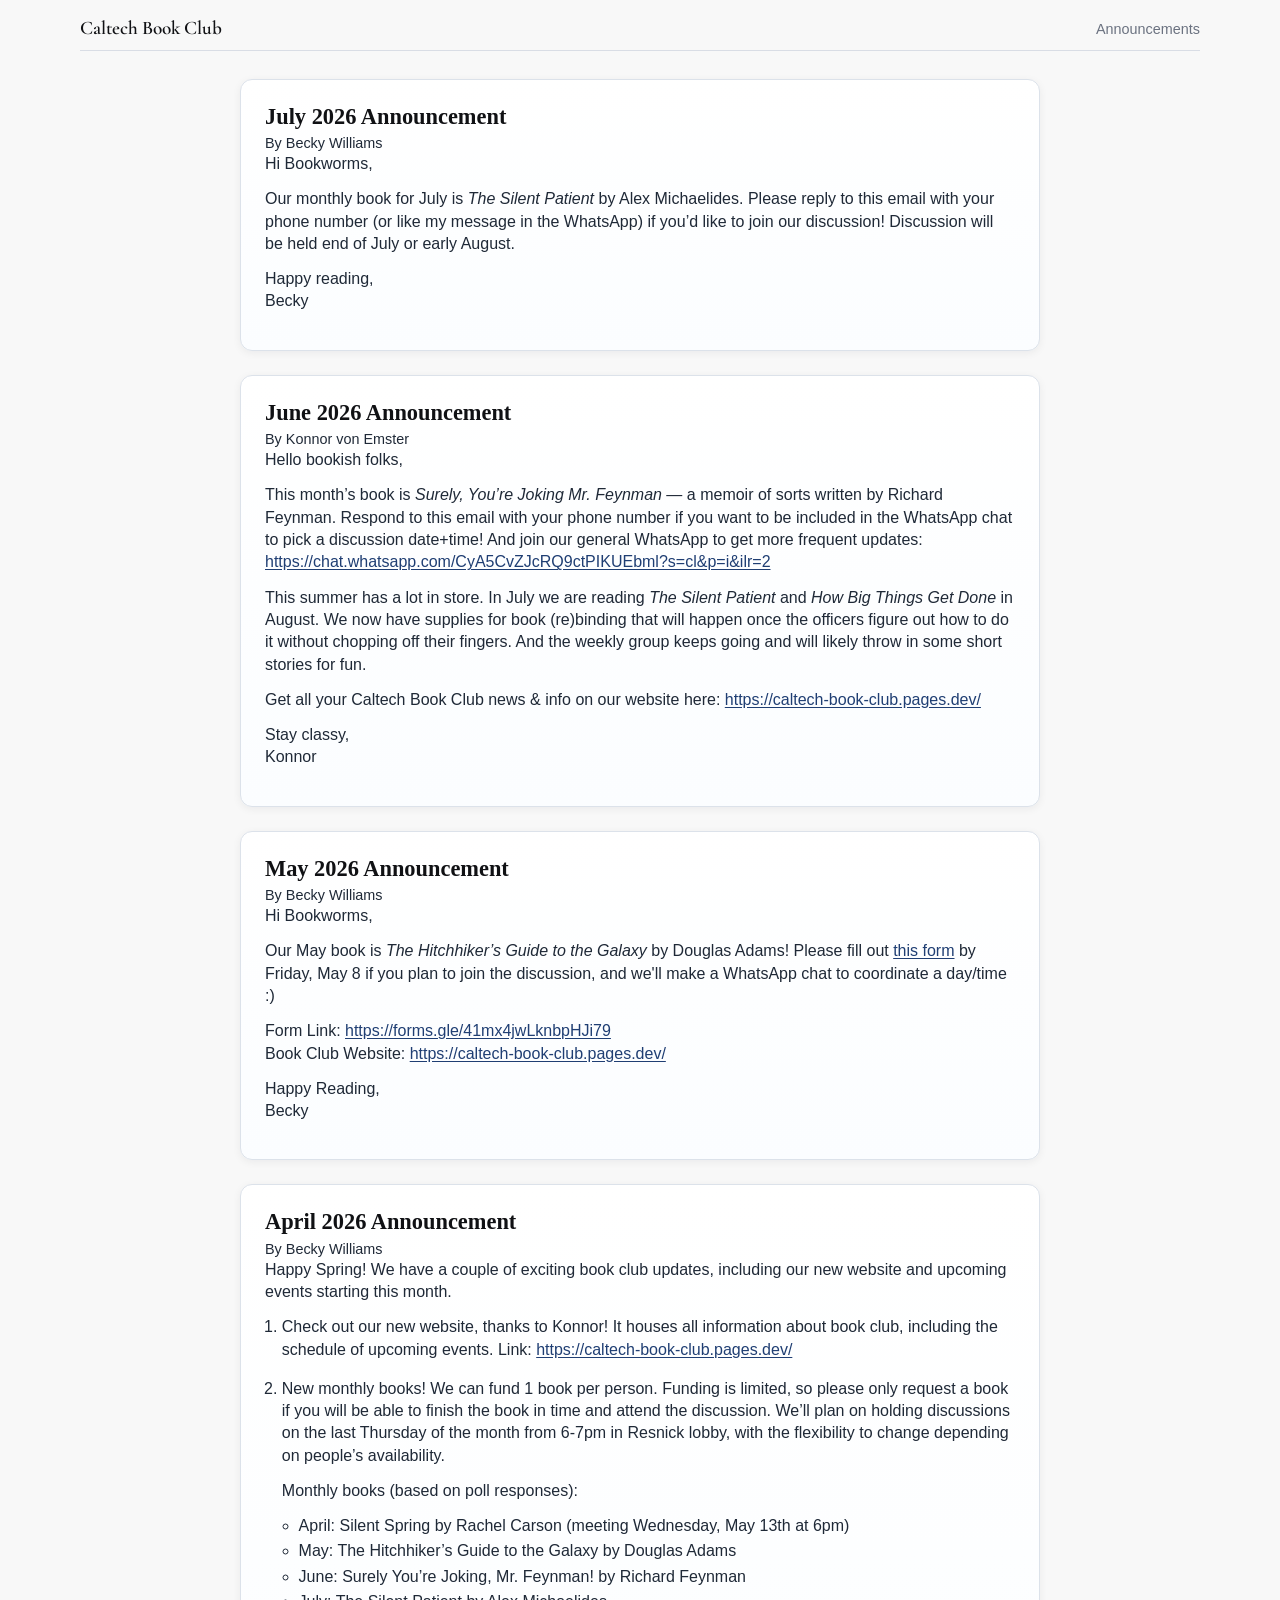
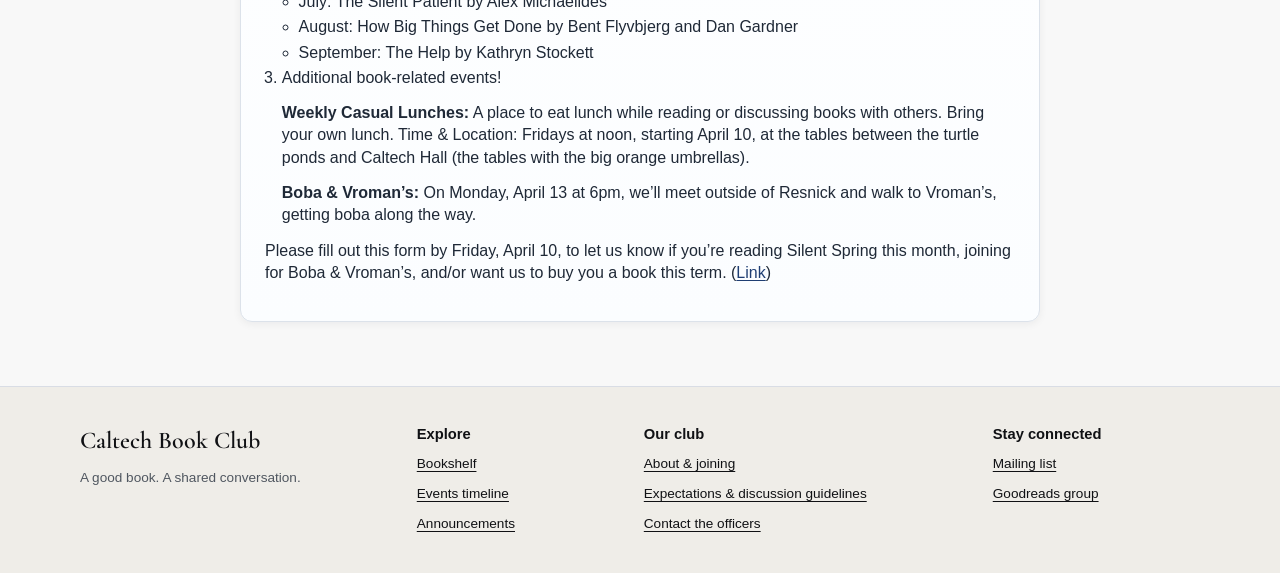
<file: announcements.html>
<!doctype html>
<html lang="en">
<head>
  <meta charset="utf-8">
  <meta name="viewport" content="width=device-width, initial-scale=1">
  <title>Announcements | Caltech Book Club Events and Updates</title>
  <meta name="description" content="Announcements from Caltech Book Club, including monthly reading selections, weekly lunches, bookstore outings, and Pasadena literary events.">
  <meta name="robots" content="index, follow">
  <link rel="canonical" href="https://caltech-book-club.pages.dev/announcements.html">
  <meta property="og:type" content="article">
  <meta property="og:site_name" content="Caltech Book Club">
  <meta property="og:title" content="Announcements | Caltech Book Club">
  <meta property="og:description" content="Monthly updates from Caltech Book Club about upcoming books, discussions, casual lunches, outings, and community reading events.">
  <meta property="og:url" content="https://caltech-book-club.pages.dev/announcements.html">
  <meta name="twitter:card" content="summary">
  <meta name="twitter:title" content="Announcements | Caltech Book Club">
  <meta name="twitter:description" content="Monthly reading selections, event updates, and announcements from Caltech Book Club.">
  <link rel="stylesheet" href="styles.css?v=5">
</head>
<body data-page="announcements" data-header-font="literary">
  <a class="skip-link" href="#main-content">Skip to main content</a>

  <header class="site-header site-header-compact">
    <div class="container compact-header-row">
      <a href="index.html" class="site-home-link">Caltech Book Club</a>
      <p class="compact-subtitle">Announcements</p>
    </div>
  </header>

  <main id="main-content" class="book-main">
    <div class="container">
      <div class="announcements-list">
        <!-- Announcements will be stacked here -->
        <article class="info-card announcement-card">
          <h3>July 2026 Announcement</h3>
          <p class="announcement-date">By Becky Williams</p>
          <div class="announcement-content">
            <p>Hi Bookworms,</p>

            <p>Our monthly book for July is <em>The Silent Patient</em> by Alex Michaelides. Please reply to this email with your phone number (or like my message in the WhatsApp) if you’d like to join our discussion! Discussion will be held end of July or early August.</p>

            <p>Happy reading,<br>
            Becky</p>
          </div>
        </article>

        <article class="info-card announcement-card">
          <h3>June 2026 Announcement</h3>
          <p class="announcement-date">By Konnor von Emster</p>
          <div class="announcement-content">
            <p>Hello bookish folks,</p>

            <p>This month’s book is <em>Surely, You’re Joking Mr. Feynman</em> — a memoir of sorts written by Richard Feynman. Respond to this email with your phone number if you want to be included in the WhatsApp chat to pick a discussion date+time! And join our general WhatsApp to get more frequent updates: <a href="https://chat.whatsapp.com/CyA5CvZJcRQ9ctPIKUEbml?s=cl&amp;p=i&amp;ilr=2" target="_blank" rel="noopener">https://chat.whatsapp.com/CyA5CvZJcRQ9ctPIKUEbml?s=cl&amp;p=i&amp;ilr=2</a></p>

            <p>This summer has a lot in store. In July we are reading <em>The Silent Patient</em> and <em>How Big Things Get Done</em> in August. We now have supplies for book (re)binding that will happen once the officers figure out how to do it without chopping off their fingers. And the weekly group keeps going and will likely throw in some short stories for fun.</p>

            <p>Get all your Caltech Book Club news &amp; info on our website here: <a href="https://caltech-book-club.pages.dev/" target="_blank" rel="noopener">https://caltech-book-club.pages.dev/</a></p>

            <p>Stay classy,<br>
            Konnor</p>
          </div>
        </article>

        <article class="info-card announcement-card">
          <h3>May 2026 Announcement</h3>
          <p class="announcement-date">By Becky Williams</p>
          <div class="announcement-content">
            <p>Hi Bookworms,</p>

            <p>Our May book is <em>The Hitchhiker’s Guide to the Galaxy</em> by Douglas Adams! Please fill out <a href="https://forms.gle/41mx4jwLknbpHJi79" target="_blank" rel="noopener">this form</a> by Friday, May 8 if you plan to join the discussion, and we'll make a WhatsApp chat to coordinate a day/time :)</p>

            <p>Form Link: <a href="https://forms.gle/41mx4jwLknbpHJi79" target="_blank" rel="noopener">https://forms.gle/41mx4jwLknbpHJi79</a><br>
            Book Club Website: <a href="https://caltech-book-club.pages.dev/" target="_blank" rel="noopener">https://caltech-book-club.pages.dev/</a></p>

            <p>Happy Reading,<br>
            Becky</p>
          </div>
        </article>

        <article class="info-card announcement-card">
          <h3>April 2026 Announcement</h3>
          <p class="announcement-date">By Becky Williams</p>
          <div class="announcement-content">
            <p>Happy Spring! We have a couple of exciting book club updates, including our new website and upcoming events starting this month.</p>

            <ol class="info-list">
              <li>
                <p>Check out our new website, thanks to Konnor! It houses all information about book club, including the schedule of upcoming events. Link: <a href="https://caltech-book-club.pages.dev/" target="_blank" rel="noopener">https://caltech-book-club.pages.dev/</a></p>
              </li>
              <li>
                <p>New monthly books! We can fund 1 book per person. Funding is limited, so please only request a book if you will be able to finish the book in time and attend the discussion. We’ll plan on holding discussions on the last Thursday of the month from 6-7pm in Resnick lobby, with the flexibility to change depending on people’s availability.</p>
                <p>Monthly books (based on poll responses):</p>
                <ul class="info-list">
                  <li>April: Silent Spring by Rachel Carson (meeting Wednesday, May 13th at 6pm)</li>
                  <li>May: The Hitchhiker’s Guide to the Galaxy by Douglas Adams</li>
                  <li>June: Surely You’re Joking, Mr. Feynman! by Richard Feynman</li>
                  <li>July: The Silent Patient by Alex Michaelides</li>
                  <li>August: How Big Things Get Done by Bent Flyvbjerg and Dan Gardner</li>
                  <li>September: The Help by Kathryn Stockett</li>
                </ul>
              </li>
              <li>
                <p>Additional book-related events!</p>
                <p><strong>Weekly Casual Lunches:</strong> A place to eat lunch while reading or discussing books with others. Bring your own lunch. Time &amp; Location: Fridays at noon, starting April 10, at the tables between the turtle ponds and Caltech Hall (the tables with the big orange umbrellas).</p>
                <p><strong>Boba &amp; Vroman’s:</strong> On Monday, April 13 at 6pm, we’ll meet outside of Resnick and walk to Vroman’s, getting boba along the way.</p>
              </li>
            </ol>

            <p>Please fill out this form by Friday, April 10, to let us know if you’re reading Silent Spring this month, joining for Boba &amp; Vroman’s, and/or want us to buy you a book this term. (<a href="https://docs.google.com/forms/d/e/1FAIpQLScw9F0Mb9lMoZtGGcud9C-uK3j-PJKuwsMruDhhwDdOsCy5hw/viewform?usp=publish-editor" target="_blank" rel="noopener">Link</a>)</p>
          </div>
        </article>
      </div>
    </div>
  </main>

  <footer class="site-footer">
    <div class="container footer-grid">
      <div><a class="footer-brand" href="index.html">Caltech Book Club</a><p>A good book. A shared conversation.</p></div>
      <nav aria-label="Site map"><h2>Explore</h2><ul>
        <li><a href="index.html#books">Bookshelf</a></li>
        <li><a href="index.html#events">Events timeline</a></li>
        <li><a href="announcements.html">Announcements</a></li>
      </ul></nav>
      <nav aria-label="Club information"><h2>Our club</h2><ul>
        <li><a href="index.html#info">About &amp; joining</a></li>
        <li><a href="guidelines.html">Expectations &amp; discussion guidelines</a></li>
        <li><a href="index.html#leadership">Contact the officers</a></li>
      </ul></nav>
      <nav aria-label="Community links"><h2>Stay connected</h2><ul>
        <li><a href="https://lists.caltech.edu/postorius/lists/book-club.caltech.edu/">Mailing list</a></li>
        <li><a href="https://www.goodreads.com/group/show/7262568-caltech-book-club">Goodreads group</a></li>
      </ul></nav>
    </div>
  </footer>

  <script src="books-data.js" defer></script>
  <script src="bookshelf.js" defer></script>
</body>
</html>
</file>
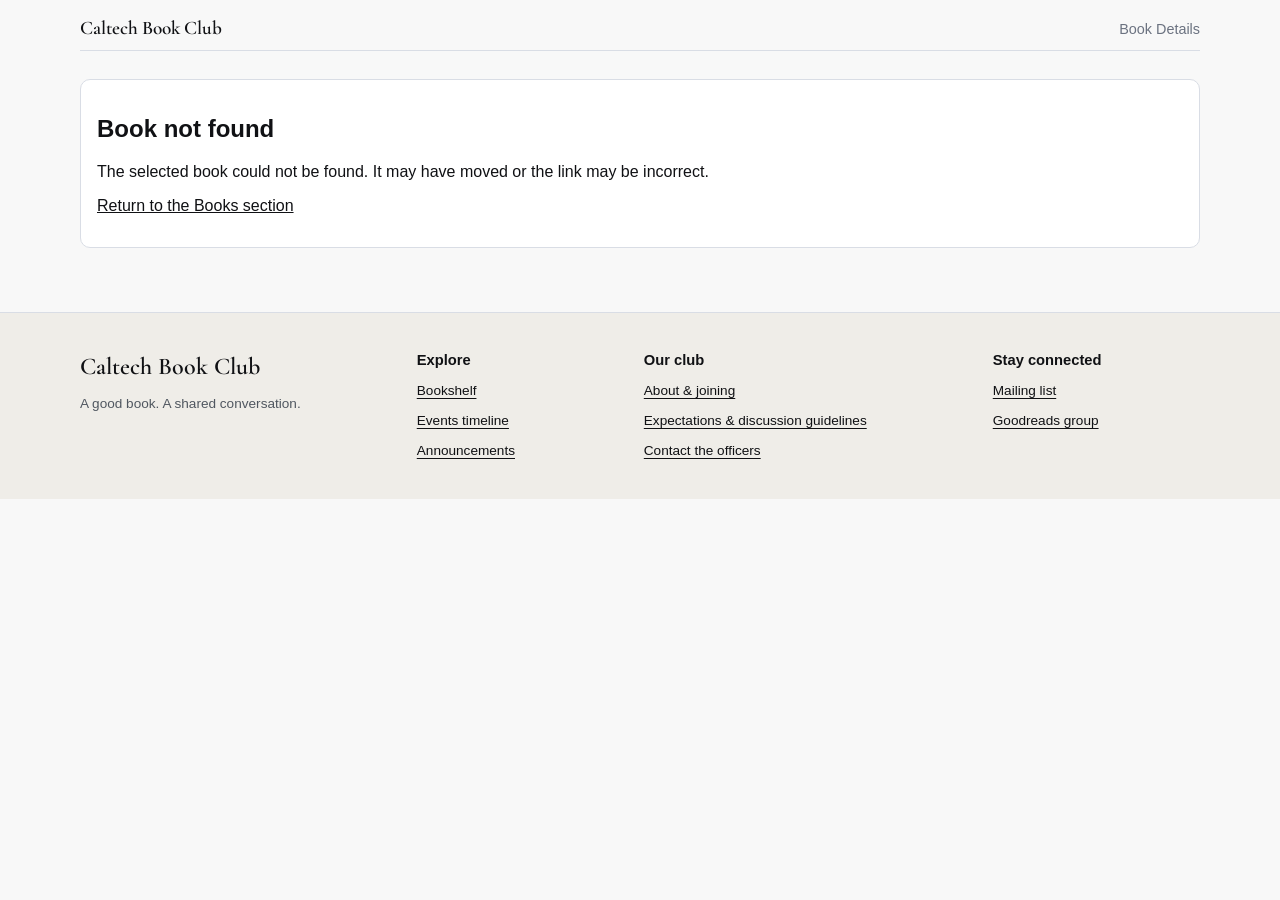
<file: book.html>
<!doctype html>
<html lang="en">
<head>
  <meta charset="utf-8">
  <meta name="viewport" content="width=device-width, initial-scale=1">
  <title>Books | Caltech Book Club Reading List</title>
  <meta id="meta-description" name="description" content="Explore Caltech Book Club reading selections, including weekly and monthly books, meeting dates, authors, and discussion details.">
  <meta name="robots" content="index, follow">
  <meta property="og:type" content="article">
  <meta property="og:site_name" content="Caltech Book Club">
  <meta id="og-title" property="og:title" content="Books | Caltech Book Club Reading List">
  <meta id="og-description" property="og:description" content="Explore Caltech Book Club reading selections, meeting dates, authors, and discussion details.">
  <meta id="og-url" property="og:url" content="https://caltech-book-club.pages.dev/book.html">
  <meta name="twitter:card" content="summary">
  <meta id="twitter-title" name="twitter:title" content="Books | Caltech Book Club Reading List">
  <meta id="twitter-description" name="twitter:description" content="Explore Caltech Book Club reading selections, meeting dates, authors, and discussion details.">
  <link rel="stylesheet" href="styles.css?v=5">
</head>
<body data-page="book" data-header-font="literary">
  <a class="skip-link" href="#book-main">Skip to main content</a>

  <header class="site-header site-header-compact">
    <div class="container compact-header-row">
      <a href="index.html" class="site-home-link">Caltech Book Club</a>
      <p class="compact-subtitle">Book Details</p>
    </div>
  </header>

  <main id="book-main" class="book-main">
    <div class="container">
      <div id="book-detail-root" class="book-detail-root"></div>
    </div>
  </main>

  <footer class="site-footer">
    <div class="container footer-grid">
      <div><a class="footer-brand" href="index.html">Caltech Book Club</a><p>A good book. A shared conversation.</p></div>
      <nav aria-label="Site map"><h2>Explore</h2><ul>
        <li><a href="index.html#books">Bookshelf</a></li>
        <li><a href="index.html#events">Events timeline</a></li>
        <li><a href="announcements.html">Announcements</a></li>
      </ul></nav>
      <nav aria-label="Club information"><h2>Our club</h2><ul>
        <li><a href="index.html#info">About &amp; joining</a></li>
        <li><a href="guidelines.html">Expectations &amp; discussion guidelines</a></li>
        <li><a href="index.html#leadership">Contact the officers</a></li>
      </ul></nav>
      <nav aria-label="Community links"><h2>Stay connected</h2><ul>
        <li><a href="https://lists.caltech.edu/postorius/lists/book-club.caltech.edu/">Mailing list</a></li>
        <li><a href="https://www.goodreads.com/group/show/7262568-caltech-book-club">Goodreads group</a></li>
      </ul></nav>
    </div>
  </footer>

  <script src="books-data.js" defer></script>
  <script src="bookshelf.js" defer></script>
</body>
</html>
</file>
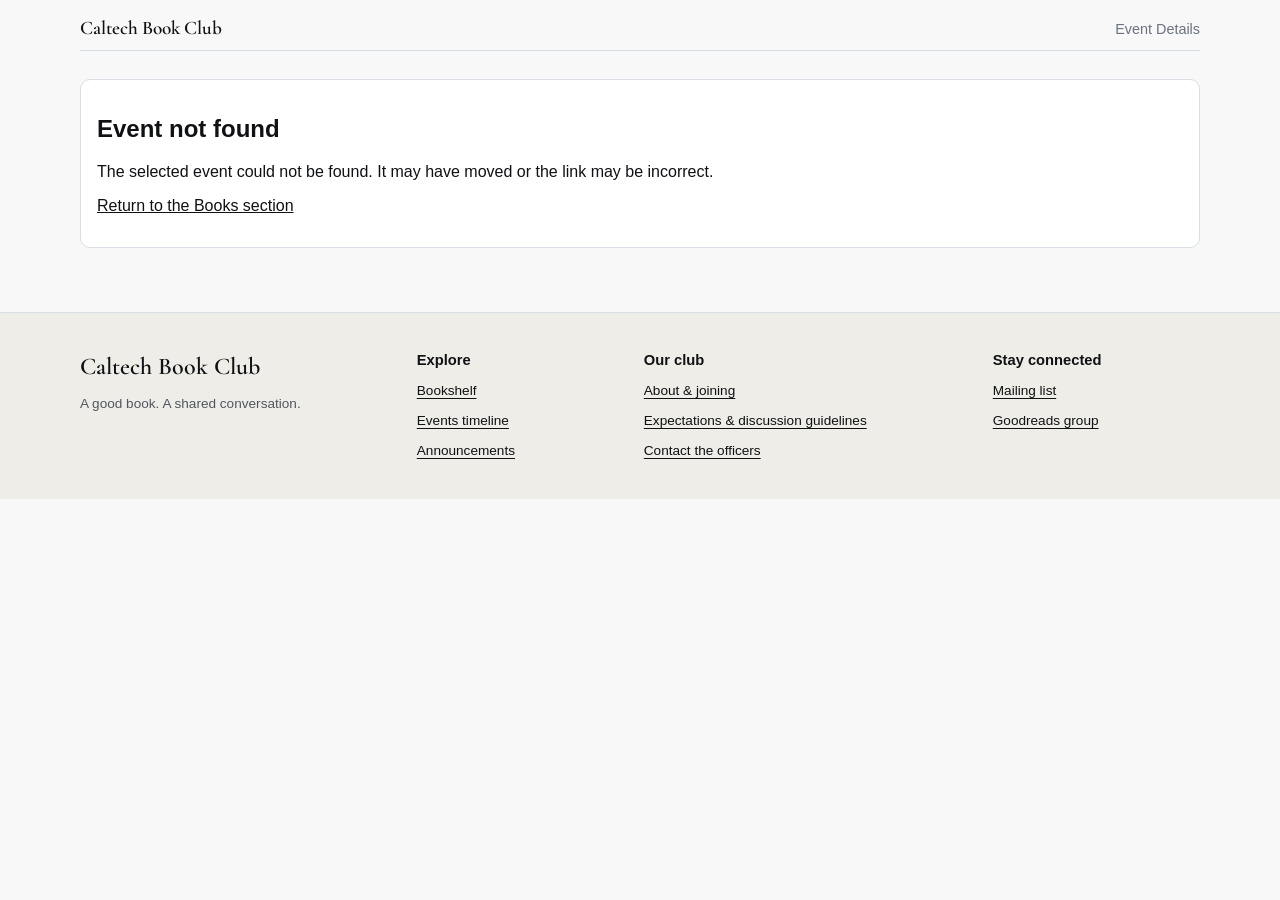
<file: event.html>
<!doctype html>
<html lang="en">
<head>
  <meta charset="utf-8">
  <meta name="viewport" content="width=device-width, initial-scale=1">
  <title>Events | Caltech Book Club Discussions and Gatherings</title>
  <meta id="meta-description" name="description" content="Find Caltech Book Club event details for book discussions, casual reading lunches, bookstore outings, and community gatherings in Pasadena.">
  <meta name="robots" content="index, follow">
  <meta property="og:type" content="article">
  <meta property="og:site_name" content="Caltech Book Club">
  <meta property="og:title" content="Caltech Book Club Events">
  <meta property="og:description" content="Details for Caltech Book Club discussions, lunches, outings, and community gatherings in Pasadena.">
  <meta property="og:url" content="https://caltech-book-club.pages.dev/event.html">
  <meta name="twitter:card" content="summary">
  <meta name="twitter:title" content="Caltech Book Club Events">
  <meta name="twitter:description" content="Details for Caltech Book Club discussions, lunches, outings, and community gatherings in Pasadena.">
  <link rel="stylesheet" href="styles.css?v=5">
</head>
<body data-page="event" data-header-font="literary">
  <a class="skip-link" href="#event-main">Skip to main content</a>

  <header class="site-header site-header-compact">
    <div class="container compact-header-row">
      <a href="index.html" class="site-home-link">Caltech Book Club</a>
      <p class="compact-subtitle">Event Details</p>
    </div>
  </header>

  <main id="event-main" class="book-main">
    <div class="container">
      <div id="event-detail-root" class="book-detail-root"></div>
    </div>
  </main>

  <footer class="site-footer">
    <div class="container footer-grid">
      <div><a class="footer-brand" href="index.html">Caltech Book Club</a><p>A good book. A shared conversation.</p></div>
      <nav aria-label="Site map"><h2>Explore</h2><ul>
        <li><a href="index.html#books">Bookshelf</a></li>
        <li><a href="index.html#events">Events timeline</a></li>
        <li><a href="announcements.html">Announcements</a></li>
      </ul></nav>
      <nav aria-label="Club information"><h2>Our club</h2><ul>
        <li><a href="index.html#info">About &amp; joining</a></li>
        <li><a href="guidelines.html">Expectations &amp; discussion guidelines</a></li>
        <li><a href="index.html#leadership">Contact the officers</a></li>
      </ul></nav>
      <nav aria-label="Community links"><h2>Stay connected</h2><ul>
        <li><a href="https://lists.caltech.edu/postorius/lists/book-club.caltech.edu/">Mailing list</a></li>
        <li><a href="https://www.goodreads.com/group/show/7262568-caltech-book-club">Goodreads group</a></li>
      </ul></nav>
    </div>
  </footer>

  <script src="books-data.js" defer></script>
  <script src="bookshelf.js" defer></script>
</body>
</html>
</file>
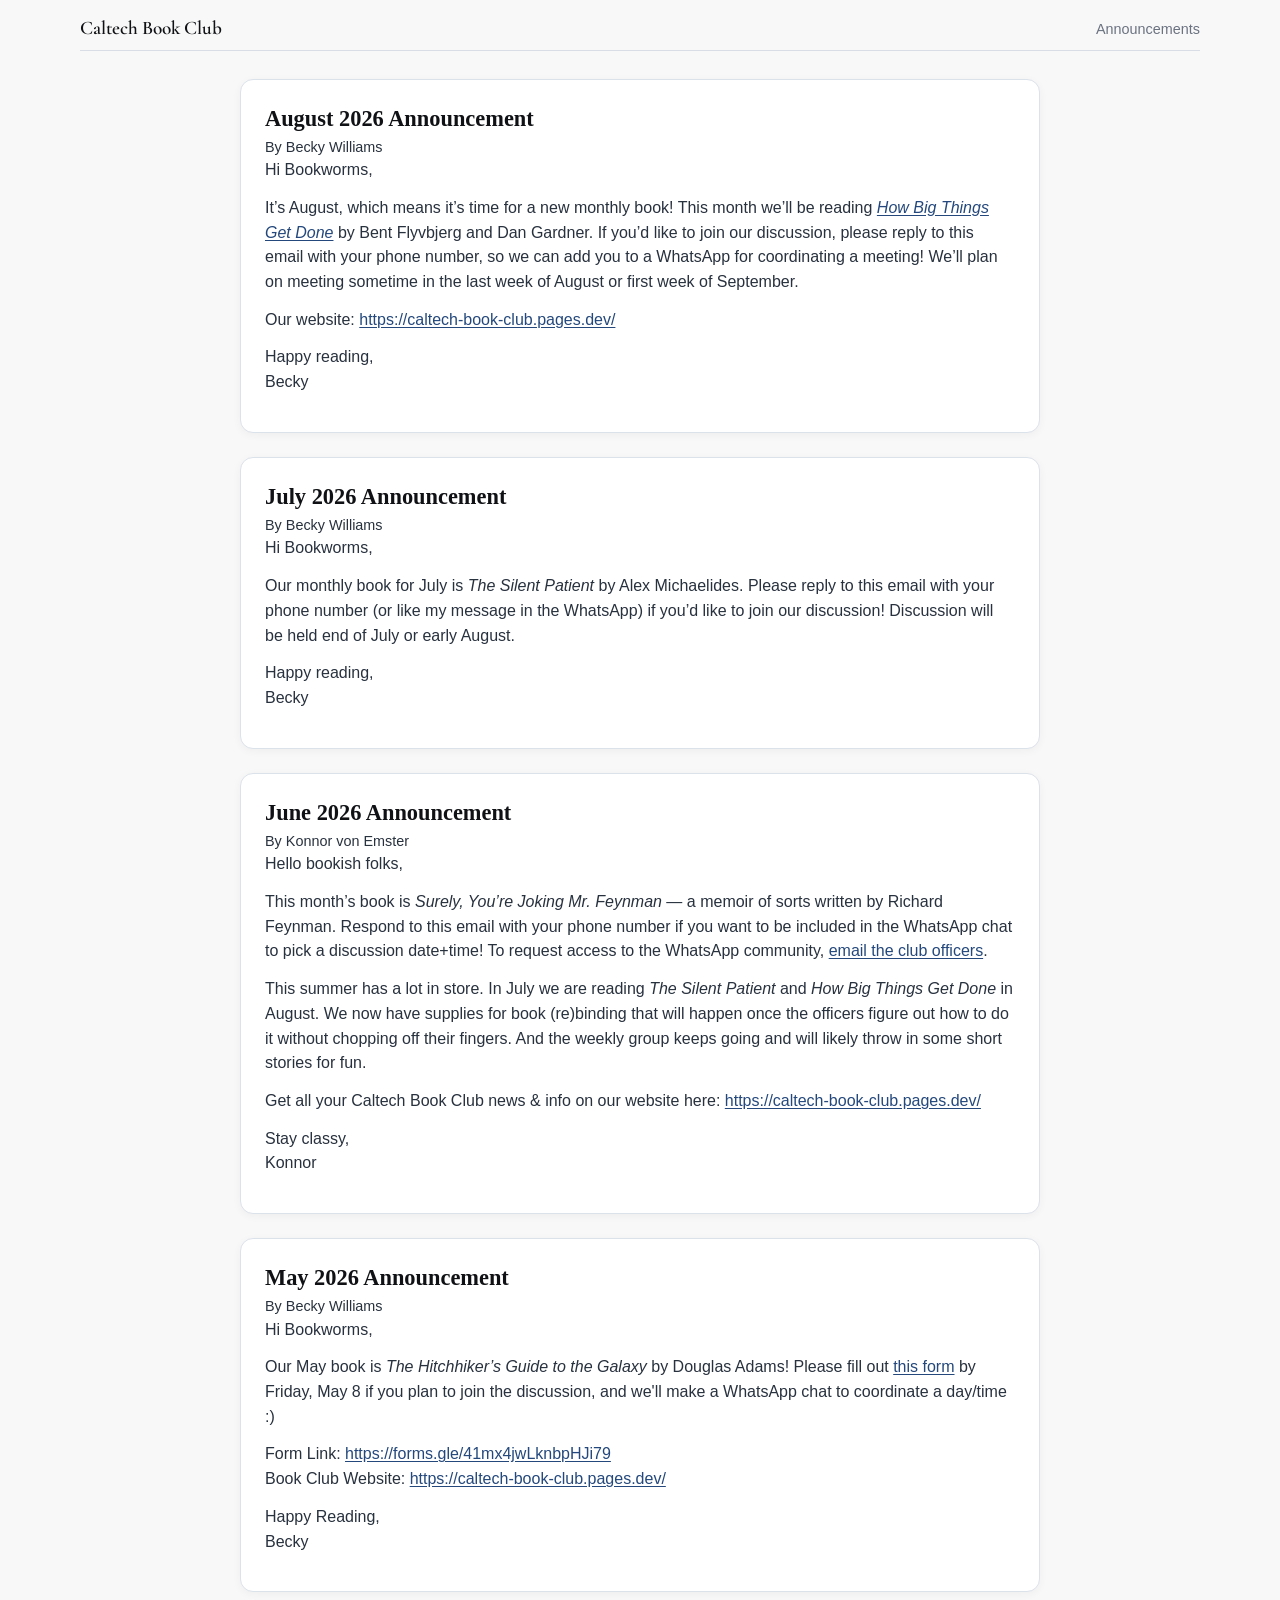
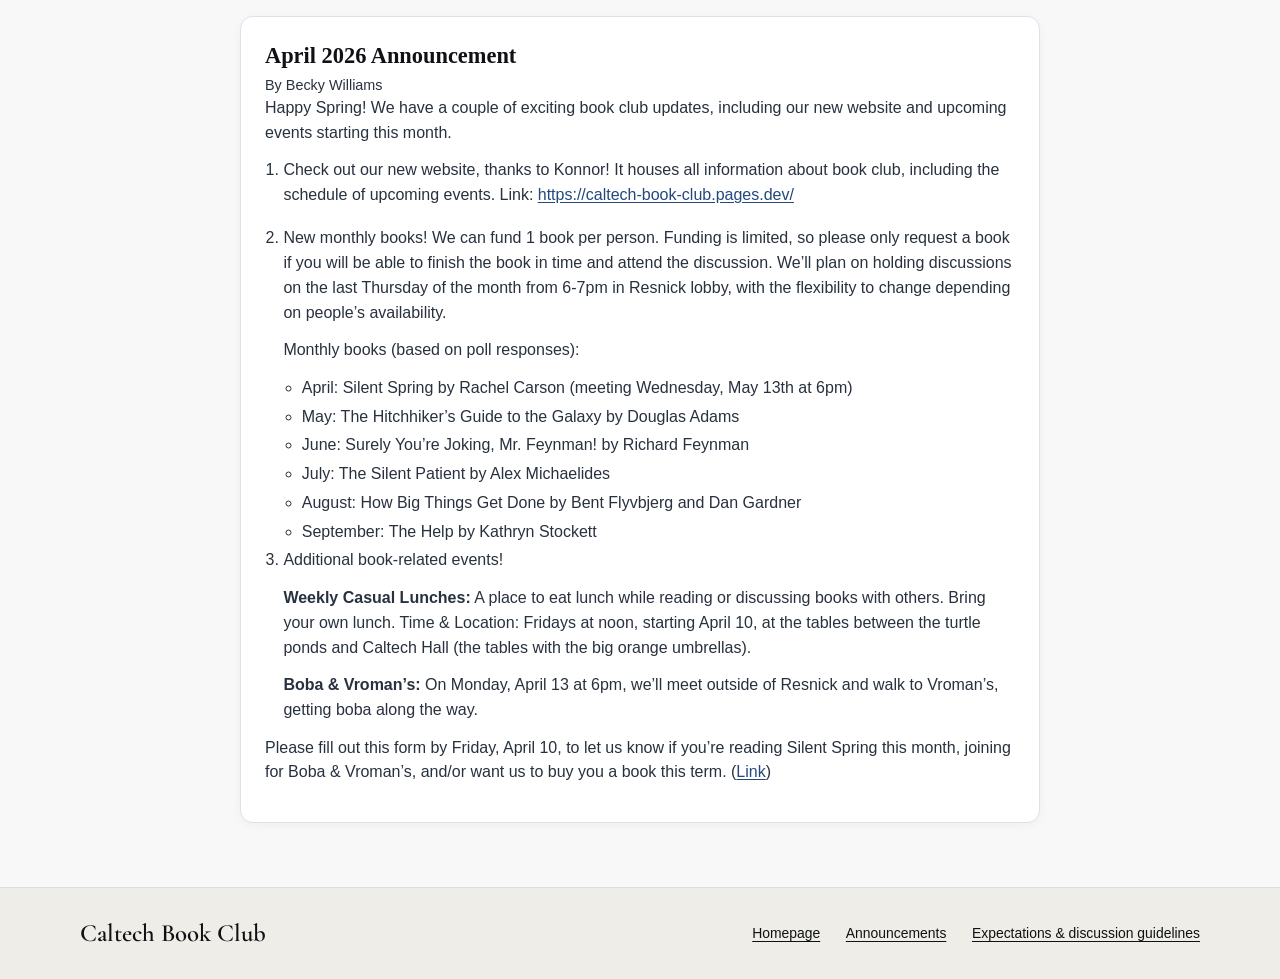
<file: public/announcements.html>
<!doctype html>
<html lang="en">
<head>
  <meta charset="utf-8">
  <meta name="viewport" content="width=device-width, initial-scale=1">
  <title>Announcements | Caltech Book Club Events and Updates</title>
  <meta name="description" content="Announcements from Caltech Book Club, including monthly reading selections, weekly lunches, bookstore outings, and Pasadena literary events.">
  <meta name="robots" content="index, follow">
  <link rel="canonical" href="https://caltech-book-club.pages.dev/announcements.html">
  <meta property="og:type" content="article">
  <meta property="og:site_name" content="Caltech Book Club">
  <meta property="og:title" content="Announcements | Caltech Book Club">
  <meta property="og:description" content="Monthly updates from Caltech Book Club about upcoming books, discussions, casual lunches, outings, and community reading events.">
  <meta property="og:url" content="https://caltech-book-club.pages.dev/announcements.html">
  <meta name="twitter:card" content="summary">
  <meta name="twitter:title" content="Announcements | Caltech Book Club">
  <meta name="twitter:description" content="Monthly reading selections, event updates, and announcements from Caltech Book Club.">
  <link rel="stylesheet" href="styles.css?v=11">
</head>
<body data-page="announcements" data-header-font="literary">
  <a class="skip-link" href="#main-content">Skip to main content</a>

  <header class="site-header site-header-compact">
    <div class="container compact-header-row">
      <a href="index.html" class="site-home-link">Caltech Book Club</a>
      <p class="compact-subtitle">Announcements</p>
    </div>
  </header>

  <main id="main-content" class="book-main">
    <div class="container">
      <div class="announcements-list">
        <!-- Announcements will be stacked here -->
        <article class="info-card announcement-card">
          <h3>August 2026 Announcement</h3>
          <p class="announcement-date">By Becky Williams</p>
          <div class="announcement-content">
            <p>Hi Bookworms,</p>

            <p>It’s August, which means it’s time for a new monthly book! This month we’ll be reading <a href="https://www.goodreads.com/book/show/61327449-how-big-things-get-done" target="_blank" rel="noopener"><em>How Big Things Get Done</em></a> by Bent Flyvbjerg and Dan Gardner. If you’d like to join our discussion, please reply to this email with your phone number, so we can add you to a WhatsApp for coordinating a meeting! We’ll plan on meeting sometime in the last week of August or first week of September.</p>

            <p>Our website: <a href="https://caltech-book-club.pages.dev/" target="_blank" rel="noopener">https://caltech-book-club.pages.dev/</a></p>

            <p>Happy reading,<br>
            Becky</p>
          </div>
        </article>

        <article class="info-card announcement-card">
          <h3>July 2026 Announcement</h3>
          <p class="announcement-date">By Becky Williams</p>
          <div class="announcement-content">
            <p>Hi Bookworms,</p>

            <p>Our monthly book for July is <em>The Silent Patient</em> by Alex Michaelides. Please reply to this email with your phone number (or like my message in the WhatsApp) if you’d like to join our discussion! Discussion will be held end of July or early August.</p>

            <p>Happy reading,<br>
            Becky</p>
          </div>
        </article>

        <article class="info-card announcement-card">
          <h3>June 2026 Announcement</h3>
          <p class="announcement-date">By Konnor von Emster</p>
          <div class="announcement-content">
            <p>Hello bookish folks,</p>

            <p>This month’s book is <em>Surely, You’re Joking Mr. Feynman</em> — a memoir of sorts written by Richard Feynman. Respond to this email with your phone number if you want to be included in the WhatsApp chat to pick a discussion date+time! To request access to the WhatsApp community, <a href="mailto:rjwillia@caltech.edu,karalo@caltech.edu,kve@caltech.edu?subject=Caltech%20Book%20Club%20WhatsApp%20community">email the club officers</a>.</p>

            <p>This summer has a lot in store. In July we are reading <em>The Silent Patient</em> and <em>How Big Things Get Done</em> in August. We now have supplies for book (re)binding that will happen once the officers figure out how to do it without chopping off their fingers. And the weekly group keeps going and will likely throw in some short stories for fun.</p>

            <p>Get all your Caltech Book Club news &amp; info on our website here: <a href="https://caltech-book-club.pages.dev/" target="_blank" rel="noopener">https://caltech-book-club.pages.dev/</a></p>

            <p>Stay classy,<br>
            Konnor</p>
          </div>
        </article>

        <article class="info-card announcement-card">
          <h3>May 2026 Announcement</h3>
          <p class="announcement-date">By Becky Williams</p>
          <div class="announcement-content">
            <p>Hi Bookworms,</p>

            <p>Our May book is <em>The Hitchhiker’s Guide to the Galaxy</em> by Douglas Adams! Please fill out <a href="https://forms.gle/41mx4jwLknbpHJi79" target="_blank" rel="noopener">this form</a> by Friday, May 8 if you plan to join the discussion, and we'll make a WhatsApp chat to coordinate a day/time :)</p>

            <p>Form Link: <a href="https://forms.gle/41mx4jwLknbpHJi79" target="_blank" rel="noopener">https://forms.gle/41mx4jwLknbpHJi79</a><br>
            Book Club Website: <a href="https://caltech-book-club.pages.dev/" target="_blank" rel="noopener">https://caltech-book-club.pages.dev/</a></p>

            <p>Happy Reading,<br>
            Becky</p>
          </div>
        </article>

        <article class="info-card announcement-card">
          <h3>April 2026 Announcement</h3>
          <p class="announcement-date">By Becky Williams</p>
          <div class="announcement-content">
            <p>Happy Spring! We have a couple of exciting book club updates, including our new website and upcoming events starting this month.</p>

            <ol class="info-list">
              <li>
                <p>Check out our new website, thanks to Konnor! It houses all information about book club, including the schedule of upcoming events. Link: <a href="https://caltech-book-club.pages.dev/" target="_blank" rel="noopener">https://caltech-book-club.pages.dev/</a></p>
              </li>
              <li>
                <p>New monthly books! We can fund 1 book per person. Funding is limited, so please only request a book if you will be able to finish the book in time and attend the discussion. We’ll plan on holding discussions on the last Thursday of the month from 6-7pm in Resnick lobby, with the flexibility to change depending on people’s availability.</p>
                <p>Monthly books (based on poll responses):</p>
                <ul class="info-list">
                  <li>April: Silent Spring by Rachel Carson (meeting Wednesday, May 13th at 6pm)</li>
                  <li>May: The Hitchhiker’s Guide to the Galaxy by Douglas Adams</li>
                  <li>June: Surely You’re Joking, Mr. Feynman! by Richard Feynman</li>
                  <li>July: The Silent Patient by Alex Michaelides</li>
                  <li>August: How Big Things Get Done by Bent Flyvbjerg and Dan Gardner</li>
                  <li>September: The Help by Kathryn Stockett</li>
                </ul>
              </li>
              <li>
                <p>Additional book-related events!</p>
                <p><strong>Weekly Casual Lunches:</strong> A place to eat lunch while reading or discussing books with others. Bring your own lunch. Time &amp; Location: Fridays at noon, starting April 10, at the tables between the turtle ponds and Caltech Hall (the tables with the big orange umbrellas).</p>
                <p><strong>Boba &amp; Vroman’s:</strong> On Monday, April 13 at 6pm, we’ll meet outside of Resnick and walk to Vroman’s, getting boba along the way.</p>
              </li>
            </ol>

            <p>Please fill out this form by Friday, April 10, to let us know if you’re reading Silent Spring this month, joining for Boba &amp; Vroman’s, and/or want us to buy you a book this term. (<a href="https://docs.google.com/forms/d/e/1FAIpQLScw9F0Mb9lMoZtGGcud9C-uK3j-PJKuwsMruDhhwDdOsCy5hw/viewform?usp=publish-editor" target="_blank" rel="noopener">Link</a>)</p>
          </div>
        </article>
      </div>
    </div>
  </main>

  <footer class="site-footer">
    <div class="container footer-grid">
      <a class="footer-brand" href="index.html">Caltech Book Club</a>
      <nav class="footer-links" aria-label="Footer">
        <a href="index.html">Homepage</a>
        <a href="announcements.html">Announcements</a>
        <a href="guidelines.html">Expectations &amp; discussion guidelines</a>
      </nav>
    </div>
  </footer>

  <script src="books-data.js?v=2" defer></script>
  <script src="bookshelf.js?v=2" defer></script>
</body>
</html>
</file>
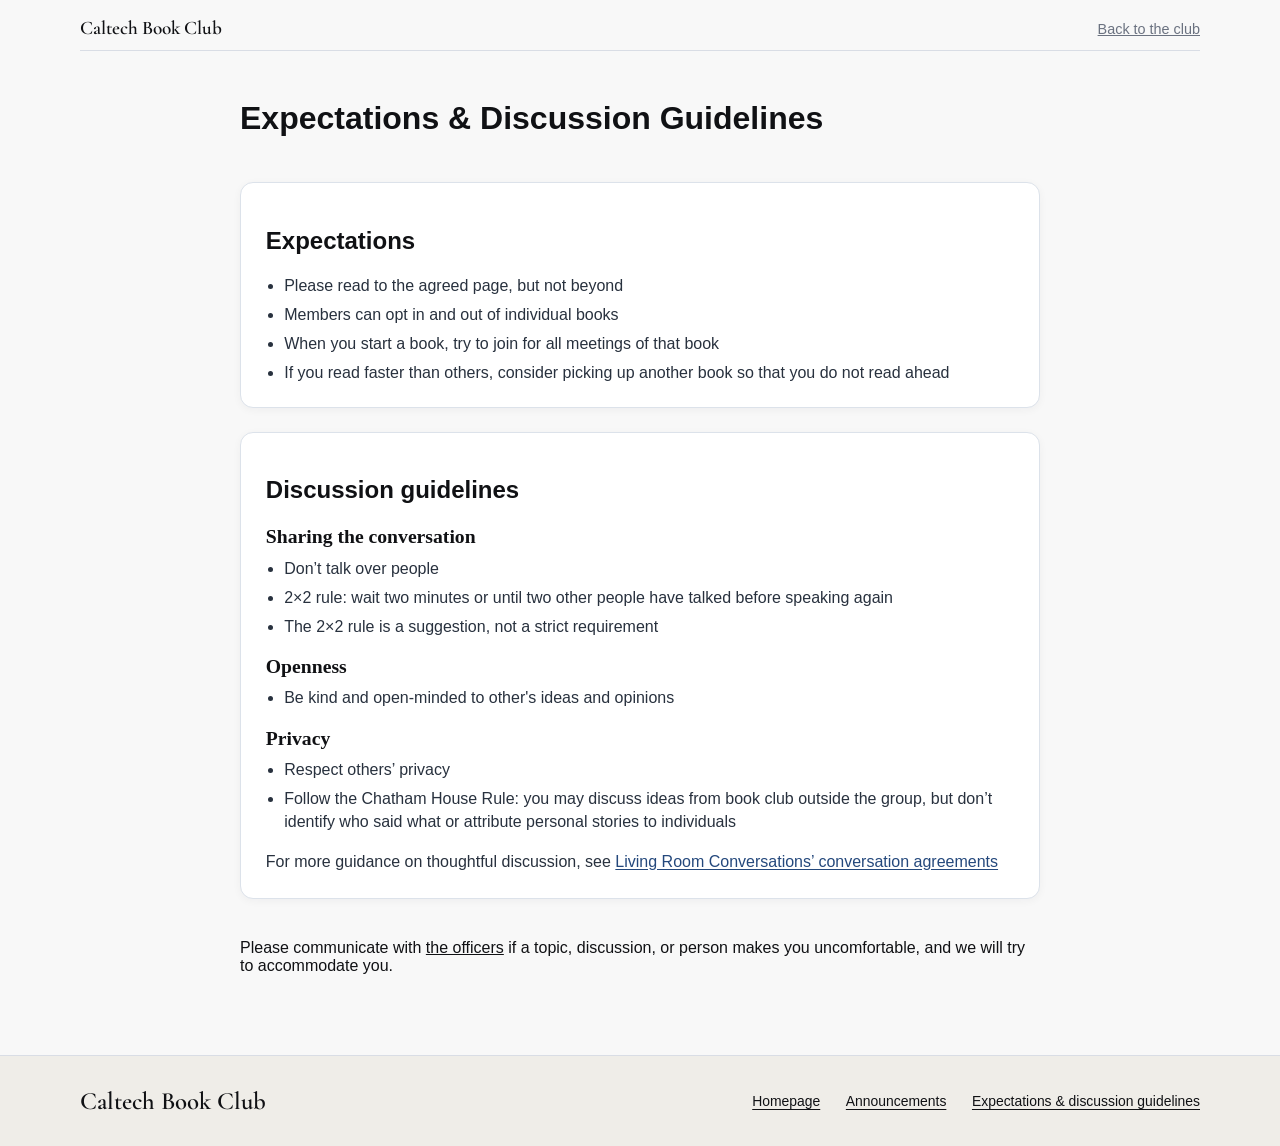
<file: public/guidelines.html>
<!doctype html>
<html lang="en">
<head>
  <meta charset="utf-8">
  <meta name="viewport" content="width=device-width, initial-scale=1">
  <title>Expectations &amp; Discussion Guidelines | Caltech Book Club</title>
  <meta name="description" content="Expectations and discussion guidelines for Caltech Book Club.">
  <link rel="canonical" href="https://caltech-book-club.pages.dev/guidelines">
  <link rel="stylesheet" href="styles.css?v=11">
</head>
<body data-page="guidelines" data-header-font="literary">
  <a class="skip-link" href="#main-content">Skip to main content</a>
  <header class="site-header site-header-compact">
    <div class="container compact-header-row">
      <a href="index.html" class="site-home-link">Caltech Book Club</a>
      <a href="index.html#info" class="compact-subtitle">Back to the club</a>
    </div>
  </header>
  <main id="main-content" class="book-main">
    <div class="container">
      <div class="announcements-list">
        <h1>Expectations &amp; Discussion Guidelines</h1>
        <section id="expectations" class="info-card" aria-labelledby="expectations-title">
          <h2 id="expectations-title">Expectations</h2>
          <ul class="info-list">
            <li>Please read to the agreed page, but not beyond</li>
            <li>Members can opt in and out of individual books</li>
            <li>When you start a book, try to join for all meetings of that book</li>
            <li>If you read faster than others, consider picking up another book so that you do not read ahead</li>
          </ul>
        </section>
        <section id="discussion" class="info-card" aria-labelledby="discussion-title">
          <h2 id="discussion-title">Discussion guidelines</h2>
          <h3>Sharing the conversation</h3>
          <ul class="info-list">
            <li>Don’t talk over people</li>
            <li>2×2 rule: wait two minutes or until two other people have talked before speaking again</li>
            <li>The 2×2 rule is a suggestion, not a strict requirement</li>
          </ul>
          <h3>Openness</h3>
          <ul class="info-list">
            <li>Be kind and open-minded to other's ideas and opinions</li>
          </ul>
          <h3>Privacy</h3>
          <ul class="info-list">
            <li>Respect others’ privacy</li>
            <li>Follow the Chatham House Rule: you may discuss ideas from book club outside the group, but don’t identify who said what or attribute personal stories to individuals</li>
          </ul>
          <p>For more guidance on thoughtful discussion, see <a href="https://livingroomconversations.org/conversation_agreements/">Living Room Conversations’ conversation agreements</a></p>
        </section>
        <p>Please communicate with <a href="index.html#leadership">the officers</a> if a topic, discussion, or person makes you uncomfortable, and we will try to accommodate you.</p>
      </div>
    </div>
  </main>

  <footer class="site-footer">
    <div class="container footer-grid">
      <a class="footer-brand" href="index.html">Caltech Book Club</a>
      <nav class="footer-links" aria-label="Footer">
        <a href="index.html">Homepage</a>
        <a href="announcements.html">Announcements</a>
        <a href="guidelines.html">Expectations &amp; discussion guidelines</a>
      </nav>
    </div>
  </footer>
</body>
</html>
</file>
<file: styles.css>
@import url("https://fonts.googleapis.com/css2?family=Cormorant+Garamond:wght@500;600;700&family=Fraunces:opsz,wght@9..144,500;9..144,650&family=Libre+Baskerville:wght@400;700&display=swap");

:root {
  --bg: #f8f8f8;
  --ink: #101114;
  --line: #d9dde5;
  --panel: #ffffff;
  --muted: #6b7280;
  --ring: 0 0 0 3px rgba(48, 67, 106, 0.35);
  --maple-light-1: #f2e2c5;
  --maple-light-2: #ead6b2;
  --maple-light-3: #dfc59a;
  --section-header-font: "Cormorant Garamond", Georgia, "Times New Roman", serif;
}

*,
*::before,
*::after {
  box-sizing: border-box;
}

html {
  scroll-behavior: smooth;
}

body {
  margin: 0;
  color: var(--ink);
  background: var(--bg);
  font-family: "Avenir Next", "Segoe UI", "Helvetica Neue", Arial, sans-serif;
}

a {
  color: inherit;
}

img {
  display: block;
  max-width: 100%;
}

.container {
  width: min(1120px, calc(100% - 2rem));
  margin: 0 auto;
}

.sr-only {
  position: absolute;
  width: 1px;
  height: 1px;
  padding: 0;
  margin: -1px;
  overflow: hidden;
  clip: rect(0, 0, 0, 0);
  border: 0;
}

.skip-link {
  position: absolute;
  left: 0.75rem;
  top: -3rem;
  background: #fff;
  color: #000;
  padding: 0.5rem 0.75rem;
  border-radius: 0.5rem;
  border: 1px solid var(--line);
  z-index: 1000;
}

.skip-link:focus {
  top: 0.75rem;
}

.site-header {
  padding: 2rem 0 0.6rem;
}

.hero-simple h1 {
  margin: 0;
  text-align: center;
  font-family: var(--section-header-font);
  font-size: clamp(2rem, 4vw, 2.7rem);
  font-weight: 600;
}

.hero-description {
  max-width: 44rem;
  margin: 0.55rem auto 0;
  color: var(--muted);
  text-align: center;
  line-height: 1.6;
}

.section-head h2,
.placeholder-section h2 {
  margin: 0;
  text-align: center;
  font-family: var(--section-header-font);
  font-size: clamp(1.45rem, 2.5vw, 1.9rem);
  font-weight: 600;
}

/* Header font options: literary | classic | modern */
body[data-header-font="literary"] {
  --section-header-font: "Cormorant Garamond", Georgia, "Times New Roman", serif;
}

body[data-header-font="classic"] {
  --section-header-font: "Libre Baskerville", Georgia, "Times New Roman", serif;
}

body[data-header-font="modern"] {
  --section-header-font: "Fraunces", Georgia, "Times New Roman", serif;
}

.books-section {
  padding: 0.8rem 0 0.2rem;
}

.timeline-section {
  padding: 2rem 0 1.15rem;
}

.timeline-title {
  margin: 0 0 0.7rem;
  text-align: center;
  font-family: var(--section-header-font);
  font-size: clamp(1.45rem, 2.5vw, 1.9rem);
  font-weight: 600;
}

.timeline-filters {
  display: flex;
  justify-content: center;
  gap: 0.6rem;
  margin-top: 0.4rem;
  margin-bottom: 1.2rem;
  flex-wrap: wrap;
}

.timeline-filter {
  background: transparent;
  border: 1px solid transparent;
  color: var(--muted);
  font-size: 0.82rem;
  cursor: pointer;
  padding: 0.25rem 0.65rem;
  border-radius: 999px;
  transition: all 0.2s ease;
  font-family: inherit;
}

.timeline-filter:hover,
.timeline-filter:focus-visible {
  color: var(--ink);
  background: rgba(0, 0, 0, 0.04);
}

.timeline-filter.is-active {
  color: var(--ink);
  background: rgba(0, 0, 0, 0.06);
  border-color: rgba(0, 0, 0, 0.1);
}

.timeline-shell {
  width: 100vw;
  margin-left: calc(50% - 50vw);
}

.timeline-viewport {
  overflow-x: auto;
  overflow-y: hidden;
  padding: 0 0 0.2rem;
  scroll-behavior: smooth;
}

.timeline-viewport:focus-visible {
  outline: none;
  box-shadow: var(--ring);
}

.timeline-track {
  position: relative;
  min-width: 100%;
  isolation: isolate;
  transition: height 0.3s ease-out;
}

.timeline-axis {
  position: absolute;
  left: 0;
  right: 0;
  bottom: var(--timeline-bottom, 2rem);
  height: 2px;
  background: rgba(16, 17, 20, 0.85);
  z-index: 0;
  transition: bottom 0.3s ease-out;
}

.timeline-event {
  position: absolute;
  bottom: var(--timeline-bottom, 2rem);
  transition: bottom 0.3s ease-out;
}

.timeline-tick {
  position: absolute;
  left: 0;
  bottom: 0;
  width: 2px;
  height: var(--timeline-tick-height, 30px);
  transform: translateX(-50%);
  background: rgba(16, 17, 20, 0.85);
  z-index: 0;
}

.timeline-event-link {
  position: absolute;
  left: 0;
  bottom: var(--timeline-label-bottom, 40px);
  transform: translateX(-50%);
  display: block;
  width: max-content;
  max-width: 12rem;
  padding: 0.16rem 0.52rem 0.22rem;
  color: #111827;
  text-align: center;
  text-decoration: none;
  text-wrap: balance;
  line-height: 1.15;
  font-family: var(--section-header-font);
  font-size: 1.05rem;
  font-weight: 600;
  z-index: 2;
}

.timeline-event-link::before {
  content: "";
  position: absolute;
  inset: -0.45rem -0.75rem -0.35rem;
  background: radial-gradient(
    ellipse at center,
    rgba(248, 248, 248, 0.98) 0%,
    rgba(248, 248, 248, 0.94) 50%,
    rgba(248, 248, 248, 0.45) 74%,
    rgba(248, 248, 248, 0) 100%
  );
  z-index: -1;
  pointer-events: none;
}

.timeline-event-link:hover,
.timeline-event-link:focus-visible {
  color: #1f3e73;
}

.timeline-date-label {
  position: absolute;
  left: 0;
  top: var(--timeline-date-top, 12px);
  transform: translateX(-50%);
  display: block;
  width: max-content;
  color: var(--muted);
  font-size: 0.76rem;
  line-height: 1.1;
  white-space: nowrap;
  padding: 0.08rem 0.36rem;
  z-index: 2;
}

.timeline-date-label::before {
  content: "";
  position: absolute;
  inset: -0.3rem -0.55rem;
  background: radial-gradient(
    ellipse at center,
    rgba(248, 248, 248, 0.96) 0%,
    rgba(248, 248, 248, 0.9) 54%,
    rgba(248, 248, 248, 0.32) 76%,
    rgba(248, 248, 248, 0) 100%
  );
  z-index: -1;
  pointer-events: none;
}


.bookshelf-shell {
  width: 100vw;
  margin-left: calc(50% - 50vw);
}

.bookshelf-viewport {
  position: relative;
  overflow-x: auto;
  overflow-y: hidden;
  border: 0;
  border-radius: 0;
  background: transparent;
  padding: 0;
  scroll-behavior: smooth;
}

.bookshelf-viewport:focus-visible {
  outline: none;
  box-shadow: var(--ring);
}

.bookshelf-backdrop,
.bookshelf-plane,
.bookshelf-lip {
  display: none;
  pointer-events: none;
}

.bookshelf-backdrop {
  position: absolute;
  inset: 0;
  background: linear-gradient(180deg, rgba(255, 255, 255, 0.08), rgba(255, 255, 255, 0));
}

.bookshelf-plane {
  position: absolute;
  left: 0;
  right: 0;
  bottom: 0.65rem;
  height: 0.58rem;
  background: linear-gradient(180deg, rgba(150, 115, 72, 0.28), rgba(128, 96, 58, 0.34));
}

.bookshelf-lip {
  position: absolute;
  left: 0;
  right: 0;
  bottom: 0.3rem;
  height: 0.34rem;
  background: linear-gradient(180deg, rgba(124, 90, 51, 0.42), rgba(106, 76, 41, 0.55));
}

.shelf-track {
  --shelf-edge-padding: max(1.5rem, 50vw);
  position: relative;
  z-index: 1;
  min-width: max-content;
  display: flex;
  justify-content: flex-start;
  align-items: flex-start;
  gap: 0.95rem;
  padding: 1.5rem var(--shelf-edge-padding) 2rem;
  border-radius: 0;
  background-color: #d4b895;
  background-image: url('images/maple-wood-even.png');
  background-size: 400px;
  background-repeat: repeat;
  box-shadow: inset 0 0 40px rgba(0,0,0,0.5);
}

.shelf-track.is-centered {
  justify-content: center;
}


.book-group {
  min-width: max-content;
  width: max-content;
  padding: 0.2rem 0.4rem;
  position: relative;
  z-index: 1;
  display: grid;
  grid-template-rows: auto auto;
}

.book-group-gap {
  width: 2rem;
  min-width: 2rem;
  flex: 0 0 2rem;
}

.book-group.is-current {
  margin-left: 0;
  margin-right: 0;
}

.group-label {
  display: block;
  width: max-content;
  margin: 0 0 0.45rem;
  padding: 0.2rem 0.5rem;
  font-size: 0.7rem;
  letter-spacing: 0.08em;
  text-transform: uppercase;
  background: rgba(250, 245, 234, 0.88);
  border: 1px solid rgba(90, 66, 37, 0.26);
  position: sticky;
  top: 0.28rem;
  left: 50%;
  transform: translateX(-50%);
  z-index: 1;
}

.group-label-wrap {
  position: relative;
  width: 100%;
  min-height: 1.75rem;
  z-index: 6;
  pointer-events: none;
}


.shelf-lanes {
  display: grid;
  grid-template-rows: auto auto;
  gap: 1.5rem;
  transform: perspective(1100px) rotateX(7deg);
  transform-origin: center top;
}

.shelf-row {
  position: relative;
  min-height: 188px;
  display: flex;
  gap: 1.5rem;
  align-items: flex-end;
  margin-bottom: 1.5rem;
}

.book-link {
  width: 120px;
  display: block;
  text-decoration: none;
  position: relative;
  z-index: 1;
}

.shelf-row::before {
  content: "";
  position: absolute;
  bottom: -4px;
  left: -1.4rem;
  right: -1.4rem;
  height: 28px;
  background: #3e2723;
  background-image: linear-gradient(to bottom, #4e342e, #3e2723);
  transform: perspective(300px) rotateX(50deg);
  transform-origin: bottom;
  z-index: 0;
  box-shadow: inset 0 1px 1px rgba(255,255,255,0.1);
}

.shelf-row::after {
  content: "";
  position: absolute;
  bottom: -10px;
  left: -1.4rem;
  right: -1.4rem;
  height: 6px;
  background: #261712;
  z-index: 0;
  box-shadow: 0 8px 12px rgba(0,0,0,0.6);
}

.book {
  position: relative;
  z-index: 1;
  width: 120px;
  height: 180px;
  overflow: hidden;
  border-radius: 0;
  border: 1px solid rgba(22, 30, 46, 0.18);
  box-shadow: 0 8px 16px rgba(9, 16, 27, 0.2), 0 2px 4px rgba(0,0,0,0.3);
  background: linear-gradient(145deg, #dbe0e8, #bcc4d1);
  transform: perspective(900px) rotateY(var(--edge-lean, 0deg)) translateY(0);
  transition: transform 130ms ease, box-shadow 130ms ease;
}

.book-link:hover .book,
.book-link:focus-visible .book {
  transform: perspective(900px) rotateY(var(--edge-lean, 0deg)) translateY(-4px);
  box-shadow: 0 12px 20px rgba(9, 16, 27, 0.3), 0 4px 8px rgba(0,0,0,0.2);
}

.book-link:focus-visible .book {
  box-shadow: var(--ring), 0 12px 20px rgba(9, 16, 27, 0.3), 0 4px 8px rgba(0,0,0,0.2);
}

.book-cover,
.book-fallback {
  width: 120px;
  height: 180px;
}

.book-tag {
  position: absolute;
  top: 0.35rem;
  left: 0.4rem;
  z-index: 3;
  padding: 0.12rem 0.28rem;
  font-size: 0.58rem;
  letter-spacing: 0.06em;
  text-transform: uppercase;
  color: #0f172a;
  background: rgba(255, 255, 255, 0.86);
  border: 1px solid rgba(30, 41, 59, 0.3);
  transition: opacity 130ms ease;
}

.book-tag.is-next {
  top: 1.15rem;
  background: rgba(255, 238, 191, 0.92);
}

.book-cover {
  object-fit: cover;
  transition: filter 180ms ease, transform 180ms ease;
}

.book.no-cover .book-cover {
  display: none;
}

.book-fallback {
  display: none;
  padding: 0.7rem;
  align-items: flex-end;
  font-family: Georgia, "Times New Roman", serif;
  font-size: 0.9rem;
  color: #111827;
}

.book.no-cover .book-fallback {
  display: flex;
}

.book-overlay {
  position: absolute;
  inset: 0;
  z-index: 2;
  display: flex;
  flex-direction: column;
  justify-content: center;
  align-items: center;
  text-align: center;
  gap: 0.24rem;
  padding: 0.55rem;
  opacity: 0;
  color: #ffffff;
  background: rgba(10, 15, 24, 0.48);
  transition: opacity 160ms ease;
  pointer-events: none;
}

.book-overlay-title,
.book-overlay-author,
.book-overlay-term {
  margin: 0;
  line-height: 1.2;
  text-shadow: 0 1px 2px rgba(0, 0, 0, 0.45);
}

.book-overlay-title {
  font-size: 0.72rem;
  font-weight: 700;
}

.book-overlay-author {
  font-size: 0.62rem;
  opacity: 0.97;
}

.book-overlay-term {
  margin-top: 0.18rem;
  font-size: 0.58rem;
  letter-spacing: 0.02em;
  text-transform: none;
  opacity: 0.98;
  padding: 0.14rem 0.32rem;
  border-radius: 6px;
  background: rgba(0, 0, 0, 0.14);
  color: inherit;
  border: 1px solid rgba(255, 255, 255, 0.7);
}

.book-link:hover .book-cover,
.book-link:focus-visible .book-cover {
  filter: blur(1.8px) brightness(0.72);
  transform: scale(1.03);
}

.book-link:hover .book-overlay,
.book-link:focus-visible .book-overlay {
  opacity: 1;
}

.book-link:hover .book-tag,
.book-link:focus-visible .book-tag {
  opacity: 0;
}

.placeholder-section {
  padding: 0.9rem 0;
}

.info-grid {
  margin-top: 0.85rem;
  display: grid;
  grid-template-columns: repeat(auto-fit, minmax(220px, 1fr));
  gap: 0.85rem;
}

.info-intro {
  margin: 0.6rem auto 0;
  max-width: 64ch;
  text-align: center;
  color: #374151;
}

.info-card {
  background: linear-gradient(180deg, #ffffff, #fbfdff);
  border: 1px solid #dce2ea;
  border-radius: 12px;
  padding: 0.82rem 0.95rem;
  box-shadow: 0 2px 9px rgba(16, 24, 40, 0.06);
  transition: transform 120ms ease, box-shadow 120ms ease;
}

.info-card:hover {
  transform: translateY(-1px);
  box-shadow: 0 7px 16px rgba(16, 24, 40, 0.1);
}

.info-card h3 {
  margin: 0 0 0.45rem;
  font-family: Georgia, "Times New Roman", serif;
  font-size: 1.06rem;
}

.info-card strong {
  font-weight: 600;
}

.info-card p {
  margin: 0;
  color: #1f2937;
  line-height: 1.4;
}

.info-list {
  margin: 0;
  padding-left: 1.05rem;
  display: grid;
  gap: 0.24rem;
  color: #1f2937;
}

.info-list li {
  line-height: 1.34;
}

.info-card a {
  color: #1f3e73;
  text-underline-offset: 0.12em;
}

.info-card a:hover,
.info-card a:focus-visible {
  color: #0f2b58;
}

.announcements-list {
  display: grid;
  gap: 1.5rem;
  max-width: 800px;
  margin: 0 auto;
}

.announcement-card {
  padding: 1.5rem;
}

.announcement-card h3 {
  font-size: 1.4rem;
  margin-bottom: 0.2rem;
}

.announcement-date {
  color: var(--muted);
  font-size: 0.9rem;
  margin-bottom: 1rem;
}

.announcement-content p {
  margin-bottom: 0.8rem;
}

.announcement-content .info-list {
  margin-top: 0.5rem;
}

.site-header-compact {
  padding: 1rem 0 0.7rem;
}

.compact-header-row {
  display: flex;
  justify-content: space-between;
  align-items: baseline;
  border-bottom: 1px solid var(--line);
  padding-bottom: 0.65rem;
}

.site-home-link {
  text-decoration: none;
  font-family: var(--section-header-font);
  font-size: 1.2rem;
  font-weight: 600;
}

.compact-subtitle {
  margin: 0;
  color: var(--muted);
  font-size: 0.9rem;
}

.book-main {
  padding: 1rem 0;
}

.book-detail {
  background: #fff;
  border: 1px solid var(--line);
  border-radius: 10px;
  padding: 1rem;
}

.book-breadcrumb {
  display: inline-flex;
  margin-bottom: 1rem;
}

.book-detail-layout {
  display: grid;
  grid-template-columns: minmax(180px, 240px) 1fr;
  gap: 1rem 1.2rem;
}

.book-detail-cover {
  border-radius: 6px;
  overflow: hidden;
  border: 1px solid rgba(22, 30, 46, 0.2);
}

.book-detail-cover.no-cover img {
  display: none;
}

.book-detail-fallback {
  min-height: 300px;
  display: none;
  align-items: flex-end;
  padding: 0.8rem;
  background: #dbe0e8;
}

.book-detail-cover.no-cover .book-detail-fallback {
  display: flex;
}

.book-detail-meta h1 {
  margin: 0;
  font-family: Georgia, "Times New Roman", serif;
}

.book-detail-author {
  margin: 0.35rem 0 0.7rem;
  color: var(--muted);
}

.book-detail-tags {
  display: flex;
  flex-wrap: wrap;
  gap: 0.45rem;
  margin: 0 0 0.8rem;
}

.book-detail-tag-chip {
  display: inline-flex;
  align-items: center;
  border-radius: 999px;
  border: 1px solid rgba(30, 41, 59, 0.24);
  background: rgba(246, 248, 252, 0.95);
  padding: 0.2rem 0.55rem;
  font-size: 0.75rem;
  line-height: 1;
  letter-spacing: 0.02em;
  color: #1f2937;
}

.book-detail-next {
  margin: 0 0 0.9rem;
  color: #1f2937;
}

.meeting-list {
  margin: 0;
  padding-left: 1.15rem;
  display: grid;
  gap: 0.32rem;
}

.meeting-link {
  color: inherit;
  text-decoration-thickness: 0.08em;
  text-underline-offset: 0.14em;
}

.meeting-link:hover,
.meeting-link:focus-visible {
  color: var(--accent);
}

.meeting-meta {
  margin-top: 0.1rem;
  color: var(--muted);
  font-size: 0.92em;
}

.meeting-chip {
  display: inline-flex;
  align-items: center;
  margin-left: 0.45rem;
  border-radius: 999px;
  padding: 0.06rem 0.4rem;
  font-size: 0.65rem;
  letter-spacing: 0.04em;
  text-transform: uppercase;
}

.meeting-chip-upcoming {
  color: #264653;
  background: rgba(200, 242, 232, 0.8);
  border: 1px solid rgba(38, 70, 83, 0.22);
}

.meeting-note {
  color: var(--muted);
  font-size: 0.86em;
}

.book-detail-section h2 {
  margin: 0 0 0.35rem;
  font-family: Georgia, "Times New Roman", serif;
}

.book-detail-section p {
  margin: 0;
}

.event-meta-list {
  display: grid;
  gap: 0.4rem;
  margin: 0 0 1rem;
}

.event-meta-list p {
  margin: 0;
}

.not-found {
  background: #fff;
  border: 1px solid var(--line);
  border-radius: 10px;
  padding: 1rem;
}

@media (max-width: 860px) {
  .book-group {
    min-width: max-content;
  }

  .timeline-event-link {
    max-width: 10rem;
    font-size: 0.96rem;
  }

  .book-link,
  .book,
  .book-cover,
  .book-fallback {
    width: 100px;
  }

  .book,
  .book-cover,
  .book-fallback {
    height: 152px;
  }

  .shelf-row {
    min-height: 160px;
  }
}

@media (max-width: 700px) {
  .book-group {
    min-width: max-content;
  }

  .book-detail-layout {
    grid-template-columns: 1fr;
  }

  .info-grid {
    grid-template-columns: 1fr;
    gap: 0.72rem;
  }

  .info-intro {
    text-align: left;
  }
}

/* Member information and shared navigation */
.community-card { border-top: 3px solid #b89968; }
.info-card .card-link { display: inline-block; margin-top: .8rem; font-size: .9rem; font-weight: 600; }
.site-footer { margin-top: 3rem; padding: 2.4rem 0; border-top: 1px solid var(--line); background: #efede8; }
.footer-grid { display: grid; grid-template-columns: 1.25fr .8fr 1.3fr .85fr; gap: 2rem; }
.footer-brand { font: 600 1.5rem var(--section-header-font); text-decoration: none; }
.footer-grid p { color: #505760; font-size: .85rem; line-height: 1.5; }
.footer-grid h2 { font-family: inherit; font-weight: 600; font-size: .92rem; margin: 0 0 .8rem; }
.footer-grid ul { list-style: none; padding: 0; margin: 0; display: grid; gap: .6rem; }
.footer-grid li { font-size: .85rem; line-height: 1.5; }
.footer-grid a { text-underline-offset: .2em; }
.guidelines-main { max-width: 980px; }
.guidelines-intro { max-width: 700px; padding: 3.3rem 0 2.6rem; }
.eyebrow { color: #75603f; font-size: .72rem; font-weight: 700; text-transform: uppercase; letter-spacing: .13em; }
.guidelines-intro h1 { font: 600 clamp(2.3rem, 5vw, 3.7rem)/1.05 var(--section-header-font); margin: .8rem 0 1.1rem; }
.guidelines-intro > p:last-of-type { max-width: 570px; color: #505760; font-size: 1.05rem; line-height: 1.65; }
.guidelines-jumps { display: flex; flex-wrap: wrap; gap: .7rem 1.4rem; margin-top: 1.5rem; font-size: .86rem; color: #1f3e73; text-underline-offset: .2em; }
.guideline-section { display: grid; grid-template-columns: 1fr 2fr; gap: 3rem; border-top: 1px solid var(--line); padding: 2rem 0; scroll-margin-top: 1.5rem; }
.guideline-heading h2, .support-note h2 { font: 600 1.9rem/1.15 var(--section-header-font); margin: .65rem 0; }
.guideline-heading > p:last-child { color: #606873; font-size: .94rem; line-height: 1.5; }
.guideline-copy h3 { font: 600 1.1rem Georgia, serif; margin: 0 0 .55rem; }
.guideline-copy p { margin: 0 0 1.4rem; line-height: 1.65; color: #374151; }
.guideline-copy p:last-child { margin-bottom: 0; }
.reading-tip { padding: 1rem 1.15rem; background: #f0eae0; border-left: 3px solid #b89968; line-height: 1.6; font-size: .94rem; }
.reading-tip strong { display: block; }
.further-reading { font-size: .9rem; }
.further-reading a { color: #1f3e73; }
.support-note { display: flex; align-items: center; gap: 2rem; padding: 1.8rem 2rem; background: #eeeae3; border-radius: 12px; margin: .5rem 0 3rem; scroll-margin-top: 1rem; }
.support-note > div { flex: 1; }
.support-note p:last-child { color: #374151; line-height: 1.6; margin-bottom: 0; }
.officer-link { white-space: nowrap; color: #1f3e73; font-size: .9rem; text-underline-offset: .2em; }
@media (max-width: 700px) {
  .footer-grid { grid-template-columns: 1fr 1fr; gap: 1.5rem; }
  .guidelines-intro { padding-top: 2rem; }
  .guideline-section { grid-template-columns: 1fr; gap: 1rem; }
  .guideline-heading > p:last-child { display: none; }
  .support-note { flex-direction: column; align-items: flex-start; padding: 1.4rem; gap: 1rem; }
}
@media (max-width: 380px) { .footer-grid { grid-template-columns: 1fr; } }
</file>
<file: public/styles.css>
@import url("https://fonts.googleapis.com/css2?family=Cormorant+Garamond:wght@500;600;700&family=Fraunces:opsz,wght@9..144,500;9..144,650&family=Libre+Baskerville:wght@400;700&display=swap");

:root {
  --bg: #f8f8f8;
  --ink: #101114;
  --line: #d9dde5;
  --panel: #ffffff;
  --muted: #6b7280;
  --ring: 0 0 0 3px rgba(48, 67, 106, 0.35);
  --maple-light-1: #f2e2c5;
  --maple-light-2: #ead6b2;
  --maple-light-3: #dfc59a;
  --section-header-font: "Cormorant Garamond", Georgia, "Times New Roman", serif;
}

*,
*::before,
*::after {
  box-sizing: border-box;
}

html {
  scroll-behavior: smooth;
}

body {
  margin: 0;
  color: var(--ink);
  background: var(--bg);
  font-family: "Avenir Next", "Segoe UI", "Helvetica Neue", Arial, sans-serif;
}

a {
  color: inherit;
}

img {
  display: block;
  max-width: 100%;
}

.container {
  width: min(1120px, calc(100% - 2rem));
  margin: 0 auto;
}

.sr-only {
  position: absolute;
  width: 1px;
  height: 1px;
  padding: 0;
  margin: -1px;
  overflow: hidden;
  clip: rect(0, 0, 0, 0);
  border: 0;
}

.skip-link {
  position: absolute;
  left: 0.75rem;
  top: -3rem;
  background: #fff;
  color: #000;
  padding: 0.5rem 0.75rem;
  border-radius: 0.5rem;
  border: 1px solid var(--line);
  z-index: 1000;
}

.skip-link:focus {
  top: 0.75rem;
}

.site-header {
  padding: 2rem 0 0.6rem;
}

.hero-simple h1 {
  margin: 0;
  text-align: center;
  font-family: var(--section-header-font);
  font-size: clamp(2rem, 4vw, 2.7rem);
  font-weight: 600;
}

.hero-description {
  max-width: 44rem;
  margin: 0.55rem auto 0;
  color: var(--muted);
  text-align: center;
  line-height: 1.6;
}

.section-head h2,
.placeholder-section h2 {
  margin: 0;
  text-align: center;
  font-family: var(--section-header-font);
  font-size: clamp(1.45rem, 2.5vw, 1.9rem);
  font-weight: 600;
}

/* Header font options: literary | classic | modern */
body[data-header-font="literary"] {
  --section-header-font: "Cormorant Garamond", Georgia, "Times New Roman", serif;
}

body[data-header-font="classic"] {
  --section-header-font: "Libre Baskerville", Georgia, "Times New Roman", serif;
}

body[data-header-font="modern"] {
  --section-header-font: "Fraunces", Georgia, "Times New Roman", serif;
}

.books-section {
  padding: 0.8rem 0 0.2rem;
}

.timeline-section {
  padding: 2rem 0 1.15rem;
}

.timeline-title {
  margin: 0 0 0.7rem;
  text-align: center;
  font-family: var(--section-header-font);
  font-size: clamp(1.45rem, 2.5vw, 1.9rem);
  font-weight: 600;
}

.timeline-filters {
  display: flex;
  justify-content: center;
  gap: 0.6rem;
  margin-top: 0.4rem;
  margin-bottom: 1.2rem;
  flex-wrap: wrap;
}

.timeline-filter {
  background: transparent;
  border: 1px solid transparent;
  color: var(--muted);
  font-size: 0.82rem;
  cursor: pointer;
  padding: 0.25rem 0.65rem;
  border-radius: 999px;
  transition: all 0.2s ease;
  font-family: inherit;
}

.timeline-filter:hover,
.timeline-filter:focus-visible {
  color: var(--ink);
  background: rgba(0, 0, 0, 0.04);
}

.timeline-filter.is-active {
  color: var(--ink);
  background: rgba(0, 0, 0, 0.06);
  border-color: rgba(0, 0, 0, 0.1);
}

.timeline-shell {
  width: 100vw;
  margin-left: calc(50% - 50vw);
}

.timeline-viewport {
  overflow-x: auto;
  overflow-y: hidden;
  padding: 0 0 0.2rem;
  scroll-behavior: smooth;
}

.timeline-viewport:focus-visible {
  outline: none;
  box-shadow: var(--ring);
}

.timeline-track {
  position: relative;
  min-width: 100%;
  isolation: isolate;
  transition: height 0.3s ease-out;
}

.timeline-axis {
  position: absolute;
  left: 0;
  right: 0;
  bottom: var(--timeline-bottom, 2rem);
  height: 2px;
  background: rgba(16, 17, 20, 0.85);
  z-index: 0;
  transition: bottom 0.3s ease-out;
}

.timeline-event {
  position: absolute;
  bottom: var(--timeline-bottom, 2rem);
  transition: bottom 0.3s ease-out;
}

.timeline-tick {
  position: absolute;
  left: 0;
  bottom: 0;
  width: 2px;
  height: var(--timeline-tick-height, 30px);
  transform: translateX(-50%);
  background: rgba(16, 17, 20, 0.85);
  z-index: 0;
}

.timeline-event-link {
  position: absolute;
  left: 0;
  bottom: var(--timeline-label-bottom, 40px);
  transform: translateX(-50%);
  display: block;
  width: max-content;
  max-width: 12rem;
  padding: 0.16rem 0.52rem 0.22rem;
  color: #111827;
  text-align: center;
  text-decoration: none;
  text-wrap: balance;
  line-height: 1.15;
  font-family: var(--section-header-font);
  font-size: 1.05rem;
  font-weight: 600;
  z-index: 2;
}

.timeline-event-link::before {
  content: "";
  position: absolute;
  inset: -0.45rem -0.75rem -0.35rem;
  background: radial-gradient(
    ellipse at center,
    rgba(248, 248, 248, 0.98) 0%,
    rgba(248, 248, 248, 0.94) 50%,
    rgba(248, 248, 248, 0.45) 74%,
    rgba(248, 248, 248, 0) 100%
  );
  z-index: -1;
  pointer-events: none;
}

.timeline-event-link:hover,
.timeline-event-link:focus-visible {
  color: #1f3e73;
}

.timeline-date-label {
  position: absolute;
  left: 0;
  top: var(--timeline-date-top, 12px);
  transform: translateX(-50%);
  display: block;
  width: max-content;
  color: var(--muted);
  font-size: 0.76rem;
  line-height: 1.1;
  white-space: nowrap;
  padding: 0.08rem 0.36rem;
  z-index: 2;
}

.timeline-date-label::before {
  content: "";
  position: absolute;
  inset: -0.3rem -0.55rem;
  background: radial-gradient(
    ellipse at center,
    rgba(248, 248, 248, 0.96) 0%,
    rgba(248, 248, 248, 0.9) 54%,
    rgba(248, 248, 248, 0.32) 76%,
    rgba(248, 248, 248, 0) 100%
  );
  z-index: -1;
  pointer-events: none;
}


.bookshelf-shell {
  width: 100vw;
  margin-left: calc(50% - 50vw);
}

.bookshelf-viewport {
  position: relative;
  overflow-x: auto;
  overflow-y: hidden;
  border: 0;
  border-radius: 0;
  background: transparent;
  padding: 0;
  scroll-behavior: smooth;
}

.bookshelf-viewport:focus-visible {
  outline: none;
  box-shadow: var(--ring);
}

.shelf-track {
  --shelf-edge-padding: max(1.5rem, 50vw);
  --shelf-row-height: 188px;
  --shelf-label-height: 2.2rem;
  --shelf-surface-height: 12px;
  --shelf-front-height: 8px;
  --first-shelf-top: calc(1.7rem + var(--shelf-label-height) + var(--shelf-row-height) - 4px);
  --second-shelf-top: calc(var(--first-shelf-top) + var(--shelf-row-height) + 3rem);
  position: relative;
  z-index: 1;
  width: max-content;
  min-width: 100%;
  box-sizing: border-box;
  display: flex;
  justify-content: flex-start;
  align-items: flex-start;
  gap: 0.95rem;
  padding: 1.5rem var(--shelf-edge-padding) 2rem;
  border-radius: 0;
  background-color: #d4b895;
  background-image: url('images/maple-wood-even.png');
  background-size: 400px;
  background-repeat: repeat;
  box-shadow: inset 0 0 40px rgba(0,0,0,0.5);
}

.shelf-track::before,
.shelf-track::after {
  content: "";
  position: absolute;
  left: 0;
  right: 0;
  z-index: 0;
  /* Each row has two flat bars: the top surface and the front edge. */
  height: calc(var(--shelf-surface-height) + var(--shelf-front-height));
  background: #4e342e;
  border-bottom: var(--shelf-front-height) solid #261712;
  box-shadow: inset 0 1px rgba(255,255,255,0.12), 0 8px 12px rgba(0,0,0,0.6);
  pointer-events: none;
}

.shelf-track::before {
  top: var(--first-shelf-top);
}

.shelf-track::after {
  top: var(--second-shelf-top);
}

.shelf-track.is-centered {
  justify-content: center;
}


.book-group {
  min-width: max-content;
  width: max-content;
  padding: 0.2rem 0.4rem;
  position: relative;
  z-index: 1;
  display: grid;
  grid-template-rows: auto auto;
}

.book-group-gap {
  width: 2rem;
  min-width: 2rem;
  flex: 0 0 2rem;
}

.book-group.is-current {
  margin-left: 0;
  margin-right: 0;
}

.group-label {
  display: block;
  width: max-content;
  margin: 0 0 0.45rem;
  padding: 0.2rem 0.5rem;
  font-size: 0.7rem;
  letter-spacing: 0.08em;
  text-transform: uppercase;
  background: rgba(250, 245, 234, 0.88);
  border: 1px solid rgba(90, 66, 37, 0.26);
  position: sticky;
  top: 0.28rem;
  left: 50%;
  transform: translateX(-50%);
  z-index: 1;
}

.group-label-wrap {
  position: relative;
  width: 100%;
  height: var(--shelf-label-height);
  z-index: 6;
  pointer-events: none;
}


.shelf-lanes {
  display: grid;
  grid-template-rows: auto auto;
  gap: 1.5rem;
}

.shelf-row {
  position: relative;
  min-height: var(--shelf-row-height);
  display: flex;
  gap: 1.5rem;
  align-items: flex-end;
  margin-bottom: 1.5rem;
}

.book-link {
  width: 120px;
  display: block;
  text-decoration: none;
  position: relative;
  z-index: 1;
}

.book {
  position: relative;
  z-index: 1;
  width: 120px;
  height: 180px;
  overflow: hidden;
  border-radius: 0;
  border: 1px solid rgba(22, 30, 46, 0.18);
  box-shadow: 0 8px 16px rgba(9, 16, 27, 0.2), 0 2px 4px rgba(0,0,0,0.3);
  background: linear-gradient(145deg, #dbe0e8, #bcc4d1);
  transition: transform 130ms ease, box-shadow 130ms ease;
}

.book-link:hover .book,
.book-link:focus-visible .book {
  transform: translateY(-4px);
  box-shadow: 0 12px 20px rgba(9, 16, 27, 0.3), 0 4px 8px rgba(0,0,0,0.2);
}

.book-link:focus-visible .book {
  box-shadow: var(--ring), 0 12px 20px rgba(9, 16, 27, 0.3), 0 4px 8px rgba(0,0,0,0.2);
}

.book-cover,
.book-fallback {
  width: 120px;
  height: 180px;
}

.book-tag {
  position: absolute;
  top: 0.35rem;
  left: 0.4rem;
  z-index: 3;
  padding: 0.12rem 0.28rem;
  font-size: 0.58rem;
  letter-spacing: 0.06em;
  text-transform: uppercase;
  color: #0f172a;
  background: rgba(255, 255, 255, 0.86);
  border: 1px solid rgba(30, 41, 59, 0.3);
  transition: opacity 130ms ease;
}

.book-tag.is-next {
  top: 1.15rem;
  background: rgba(255, 238, 191, 0.92);
}

.book-cover {
  object-fit: cover;
  transition: filter 180ms ease, transform 180ms ease;
}

.book.no-cover .book-cover {
  display: none;
}

.book-fallback {
  display: none;
  padding: 0.7rem;
  align-items: flex-end;
  font-family: Georgia, "Times New Roman", serif;
  font-size: 0.9rem;
  color: #111827;
}

.book.no-cover .book-fallback {
  display: flex;
}

.book-overlay {
  position: absolute;
  inset: 0;
  z-index: 2;
  display: flex;
  flex-direction: column;
  justify-content: center;
  align-items: center;
  text-align: center;
  gap: 0.24rem;
  padding: 0.55rem;
  opacity: 0;
  color: #ffffff;
  background: rgba(10, 15, 24, 0.48);
  transition: opacity 160ms ease;
  pointer-events: none;
}

.book-overlay-title,
.book-overlay-author,
.book-overlay-term {
  margin: 0;
  line-height: 1.2;
  text-shadow: 0 1px 2px rgba(0, 0, 0, 0.45);
}

.book-overlay-title {
  font-size: 0.72rem;
  font-weight: 700;
}

.book-overlay-author {
  font-size: 0.62rem;
  opacity: 0.97;
}

.book-overlay-term {
  margin-top: 0.18rem;
  font-size: 0.58rem;
  letter-spacing: 0.02em;
  text-transform: none;
  opacity: 0.98;
  padding: 0.14rem 0.32rem;
  border-radius: 6px;
  background: rgba(0, 0, 0, 0.14);
  color: inherit;
  border: 1px solid rgba(255, 255, 255, 0.7);
}

.book-link:hover .book-cover,
.book-link:focus-visible .book-cover {
  filter: blur(1.8px) brightness(0.72);
  transform: scale(1.03);
}

.book-link:hover .book-overlay,
.book-link:focus-visible .book-overlay {
  opacity: 1;
}

.book-link:hover .book-tag,
.book-link:focus-visible .book-tag {
  opacity: 0;
}

.placeholder-section {
  padding: 1.5rem 0 0.8rem;
}

.placeholder-section #info-title {
  font-size: clamp(2rem, 3.4vw, 2.6rem);
}

.info-grid {
  margin-top: 1.3rem;
  display: grid;
  grid-template-columns: repeat(2, minmax(0, 1fr));
  gap: 1.15rem;
  align-items: stretch;
}

.info-card {
  min-width: 0;
  background: #ffffff;
  border: 1px solid #dce2ea;
  border-radius: 13px;
  padding: 1.45rem 1.55rem;
  box-shadow: 0 2px 9px rgba(16, 24, 40, 0.045);
}

.info-card h3 {
  margin: 0 0 0.75rem;
  font-family: Georgia, "Times New Roman", serif;
  font-size: 1.23rem;
  line-height: 1.3;
}

.info-card h4 {
  margin: 0 0 0.28rem;
  font-size: 0.95rem;
  font-weight: 700;
  color: #222b3a;
}

.info-card h4:not(:first-child) {
  margin-top: 1.1rem;
}

.info-card strong { font-weight: 650; }

.info-card p {
  margin: 0;
  color: #28313e;
  line-height: 1.55;
}

.info-card p + p { margin-top: 0.75rem; }

.info-subsections {
  display: grid;
  gap: 1rem;
}

.info-subsections > section + section {
  border-top: 1px solid #e8ebf0;
  padding-top: 0.9rem;
}

.info-list {
  margin: 0;
  padding-left: 1.15rem;
  display: grid;
  gap: 0.35rem;
  color: #28313e;
}

.info-list li { line-height: 1.45; }

.info-resource-list {
  grid-template-columns: repeat(2, minmax(0, 1fr));
  gap: 0.4rem 1.1rem;
}

.info-activity-list {
  grid-template-columns: repeat(2, minmax(0, 1fr));
  gap: 0.4rem 1.1rem;
  margin-top: 0.65rem;
}

.info-card a {
  color: #24487c;
  text-underline-offset: 0.14em;
}

.info-card a:hover,
.info-card a:focus-visible { color: #0f2b58; }

.info-card .info-card-more {
  margin-top: 1.05rem;
  border-top: 1px solid #e8ebf0;
  padding-top: 0.75rem;
}

.info-officers {
  padding: 0;
  margin: 0.8rem 0 0;
  list-style: none;
  display: grid;
  gap: 0.7rem;
}

.info-officers li {
  display: flex;
  flex-wrap: wrap;
  gap: 0.1rem 0.55rem;
  line-height: 1.45;
}

.info-officers strong { min-width: 10rem; }
.info-officers span { color: #5a6472; }
.info-officers a { flex-basis: 100%; overflow-wrap: anywhere; }

.announcements-list {
  display: grid;
  gap: 1.5rem;
  max-width: 800px;
  margin: 0 auto;
}

.announcement-card {
  padding: 1.5rem;
}

.announcement-card h3 {
  font-size: 1.4rem;
  margin-bottom: 0.2rem;
}

.announcement-date {
  color: var(--muted);
  font-size: 0.9rem;
  margin-bottom: 1rem;
}

.announcement-content p {
  margin-bottom: 0.8rem;
}

.announcement-content .info-list {
  margin-top: 0.5rem;
}

.site-header-compact {
  padding: 1rem 0 0.7rem;
}

.compact-header-row {
  display: flex;
  justify-content: space-between;
  align-items: baseline;
  border-bottom: 1px solid var(--line);
  padding-bottom: 0.65rem;
}

.site-home-link {
  text-decoration: none;
  font-family: var(--section-header-font);
  font-size: 1.2rem;
  font-weight: 600;
}

.compact-subtitle {
  margin: 0;
  color: var(--muted);
  font-size: 0.9rem;
}

.book-main {
  padding: 1rem 0;
}

.book-detail {
  background: #fff;
  border: 1px solid var(--line);
  border-radius: 10px;
  padding: 1rem;
}

.book-breadcrumb {
  display: inline-flex;
  margin-bottom: 1rem;
}

.book-detail-layout {
  display: grid;
  grid-template-columns: minmax(180px, 240px) 1fr;
  gap: 1rem 1.2rem;
}

.book-detail-cover {
  border-radius: 6px;
  overflow: hidden;
  border: 1px solid rgba(22, 30, 46, 0.2);
}

.book-detail-cover.no-cover img {
  display: none;
}

.book-detail-fallback {
  min-height: 300px;
  display: none;
  align-items: flex-end;
  padding: 0.8rem;
  background: #dbe0e8;
}

.book-detail-cover.no-cover .book-detail-fallback {
  display: flex;
}

.book-detail-meta h1 {
  margin: 0;
  font-family: Georgia, "Times New Roman", serif;
}

.book-detail-author {
  margin: 0.35rem 0 0.7rem;
  color: var(--muted);
}

.book-detail-tags {
  display: flex;
  flex-wrap: wrap;
  gap: 0.45rem;
  margin: 0 0 0.8rem;
}

.book-detail-tag-chip {
  display: inline-flex;
  align-items: center;
  border-radius: 999px;
  border: 1px solid rgba(30, 41, 59, 0.24);
  background: rgba(246, 248, 252, 0.95);
  padding: 0.2rem 0.55rem;
  font-size: 0.75rem;
  line-height: 1;
  letter-spacing: 0.02em;
  color: #1f2937;
}

.book-detail-next {
  margin: 0 0 0.9rem;
  color: #1f2937;
}

.meeting-list {
  margin: 0;
  padding-left: 1.15rem;
  display: grid;
  gap: 0.32rem;
}

.meeting-link {
  color: inherit;
  text-decoration-thickness: 0.08em;
  text-underline-offset: 0.14em;
}

.meeting-link:hover,
.meeting-link:focus-visible {
  color: var(--accent);
}

.meeting-meta {
  margin-top: 0.1rem;
  color: var(--muted);
  font-size: 0.92em;
}

.meeting-chip {
  display: inline-flex;
  align-items: center;
  margin-left: 0.45rem;
  border-radius: 999px;
  padding: 0.06rem 0.4rem;
  font-size: 0.65rem;
  letter-spacing: 0.04em;
  text-transform: uppercase;
}

.meeting-chip-upcoming {
  color: #264653;
  background: rgba(200, 242, 232, 0.8);
  border: 1px solid rgba(38, 70, 83, 0.22);
}

.meeting-note {
  color: var(--muted);
  font-size: 0.86em;
}

.book-detail-section h2 {
  margin: 0 0 0.35rem;
  font-family: Georgia, "Times New Roman", serif;
}

.book-detail-section p {
  margin: 0;
}

.event-meta-list {
  display: grid;
  gap: 0.4rem;
  margin: 0 0 1rem;
}

.event-meta-list p {
  margin: 0;
}

.not-found {
  background: #fff;
  border: 1px solid var(--line);
  border-radius: 10px;
  padding: 1rem;
}

@media (max-width: 860px) {
  .shelf-track {
    --shelf-row-height: 160px;
  }

  .book-group {
    min-width: max-content;
  }

  .timeline-event-link {
    max-width: 10rem;
    font-size: 0.96rem;
  }

  .book-link,
  .book,
  .book-cover,
  .book-fallback {
    width: 100px;
  }

  .book,
  .book-cover,
  .book-fallback {
    height: 152px;
  }

}

@media (max-width: 700px) {
  .book-group {
    min-width: max-content;
  }

  .book-detail-layout {
    grid-template-columns: 1fr;
  }

  .info-grid { grid-template-columns: 1fr; gap: 0.9rem; }
  .info-card { padding: 1.15rem 1.2rem; }
  .info-resource-list, .info-activity-list { grid-template-columns: 1fr; }

}

/* Consistent, compact footer on every page. */
.site-footer {
  margin-top: 3rem;
  padding: 1.9rem 0;
  border-top: 1px solid var(--line);
  background: #efede8;
}

.footer-grid {
  display: flex;
  align-items: center;
  justify-content: space-between;
  gap: 1.25rem 2rem;
}

.footer-brand {
  flex: 0 0 auto;
  font-family: var(--section-header-font);
  font-size: 1.55rem;
  font-weight: 600;
  text-decoration: none;
}

.footer-links {
  display: flex;
  flex-wrap: wrap;
  justify-content: flex-end;
  gap: 0.65rem 1.6rem;
}

.footer-links a { font-size: 0.87rem; text-underline-offset: 0.2em; }

@media (max-width: 700px) {
  .footer-grid { flex-direction: column; align-items: flex-start; }
  .footer-links { justify-content: flex-start; }
}

#discussion.info-card h3 { margin: 1rem 0 .45rem; }
#discussion.info-card > p { margin-top: 1rem; }
</file>
